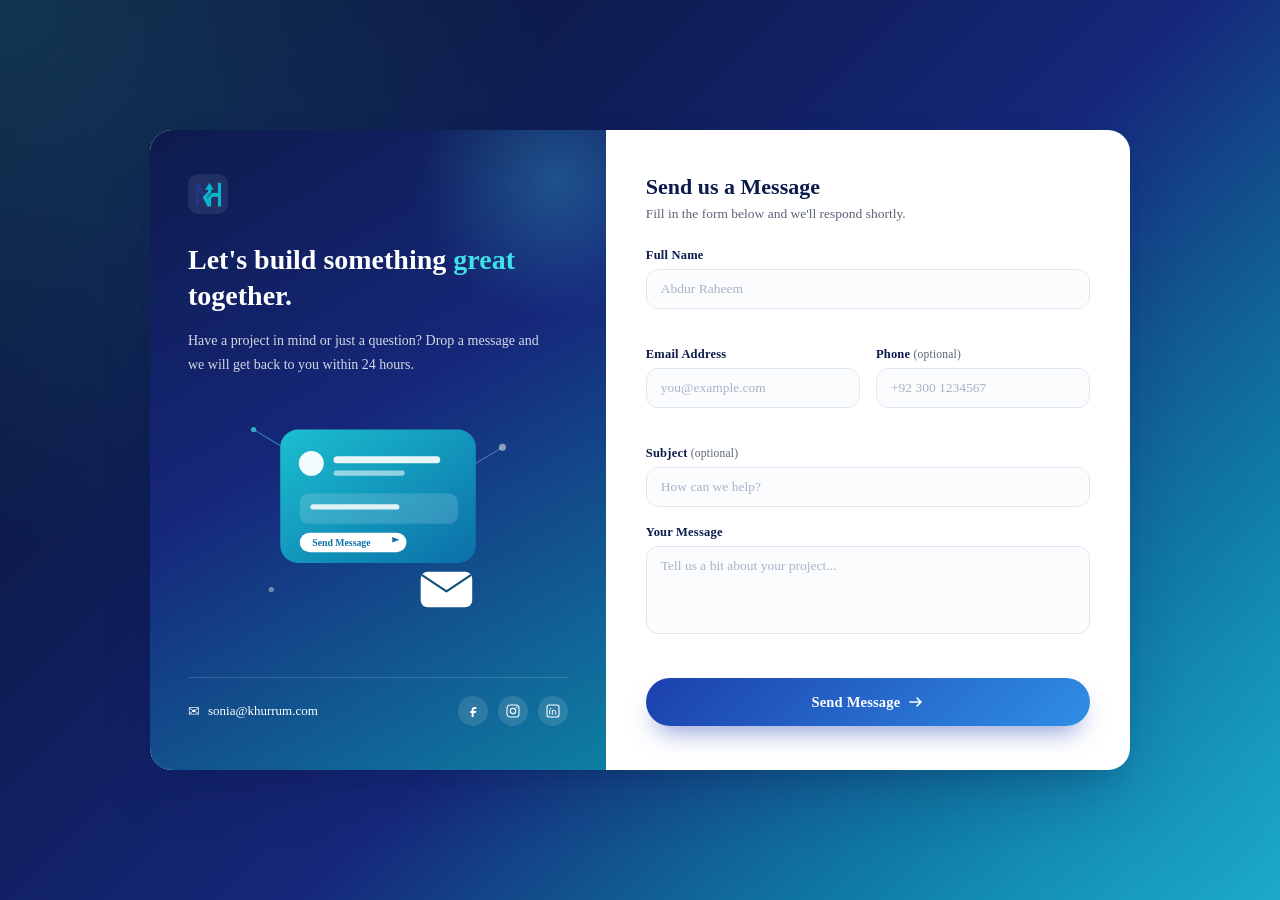
<file: index.html>
<!DOCTYPE html>
<html lang="en" dir="ltr">
<head>
<meta charset="UTF-8">
<meta name="viewport" content="width=device-width, initial-scale=1.0">
<title>Contact Us — NovaStackHub</title>
<link href="style.css" type="text/css" rel="stylesheet">
</head>
<body>

<div class="page">

  <div class="card">

    <!-- LEFT: Welcome / brand panel -->
    <div class="welcome-panel">

      <div class="brand">
        <div class="brand-mark">
<img src="[data-uri]" width=40px>
        </div>
        <div class="brand-text">
        </div>
      </div>

      <h1 class="welcome-title">Let's build something <span>great</span> together.</h1>
      <p class="welcome-sub">
        Have a project in mind or just a question? Drop a message and we
        will get back to you within 24 hours.
      </p>

      <!-- Decorative illustration -->
      <svg class="illustration" viewBox="0 0 360 260" xmlns="http://www.w3.org/2000/svg">
        <defs>
          <linearGradient id="cardGrad" x1="0" y1="0" x2="1" y2="1">
            <stop offset="0" stop-color="#1bbfd0"/>
            <stop offset="1" stop-color="#0b6fa8"/>
          </linearGradient>
        </defs>

        <!-- floating dots / circuit -->
        <circle cx="40" cy="40" r="3" fill="#3FE0E8" opacity="0.7"/>
        <circle cx="320" cy="60" r="4" fill="#ffffff" opacity="0.5"/>
        <circle cx="60" cy="220" r="3" fill="#ffffff" opacity="0.4"/>
        <line x1="40" y1="40" x2="90" y2="70" stroke="#3FE0E8" stroke-width="1.2" opacity="0.5"/>
        <line x1="320" y1="60" x2="270" y2="90" stroke="#ffffff" stroke-width="1.2" opacity="0.3"/>

        <!-- chat bubble card -->
        <rect x="70" y="40" width="220" height="150" rx="20" fill="url(#cardGrad)"/>
        <circle cx="105" cy="78" r="14" fill="#ffffff" opacity="0.95"/>
        <path d="M99 78a6 6 0 1 1 12 0c0 4-3 5-3 8h-6c0-3-3-4-3-8z" fill="#0b6fa8" opacity="0"/>
        <rect x="130" y="70" width="120" height="8" rx="4" fill="#ffffff" opacity="0.9"/>
        <rect x="130" y="86" width="80" height="6" rx="3" fill="#ffffff" opacity="0.55"/>

        <rect x="92" y="112" width="178" height="34" rx="10" fill="#ffffff" opacity="0.15"/>
        <rect x="104" y="124" width="100" height="6" rx="3" fill="#ffffff" opacity="0.85"/>

        <rect x="92" y="156" width="120" height="22" rx="11" fill="#ffffff"/>
        <text x="106" y="171" font-family="sans-serif" font-size="11" fill="#0b6fa8" font-weight="600">Send Message</text>
        <path d="M196 167l8-3-8-3v6z" fill="#0b6fa8"/>

        <!-- envelope floating -->
        <g transform="translate(228,200)">
          <rect x="0" y="0" width="58" height="40" rx="8" fill="#ffffff"/>
          <path d="M2 4l27 18L56 4" stroke="#0d4f78" stroke-width="2.4" fill="none" stroke-linecap="round" stroke-linejoin="round"/>
        </g>
      </svg>

      <div class="contact-info">
        <a class="info-row" href="mailto:sonia@khurrum.com">
          <span class="info-icon">✉</span> sonia@khurrum.com
        </a>
        <div class="socials">
          <a href="#" aria-label="Facebook">
            <svg width="16" height="16" viewBox="0 0 24 24" fill="none"><path d="M14 9h3V6h-3c-2.2 0-4 1.8-4 4v2H8v3h2v6h3v-6h3l1-3h-4v-2c0-.6.4-1 1-1z" fill="#ffffff"/></svg>
          </a>
          <a href="#" aria-label="Instagram">
            <svg width="16" height="16" viewBox="0 0 24 24" fill="none"><rect x="3" y="3" width="18" height="18" rx="5" stroke="#ffffff" stroke-width="1.6"/><circle cx="12" cy="12" r="4" stroke="#ffffff" stroke-width="1.6"/><circle cx="17.2" cy="6.8" r="1.1" fill="#ffffff"/></svg>
          </a>
          <a href="https://www.linkedin.com/in/sonia-khurrum-766339314/" target="_blank"
   rel="noopener noreferrer" aria-label="LinkedIn">
            <svg width="16" height="16" viewBox="0 0 24 24" fill="none"><rect x="3" y="3" width="18" height="18" rx="3" stroke="#ffffff" stroke-width="1.6"/><circle cx="8.2" cy="8.5" r="1.1" fill="#ffffff"/><path d="M7 11v6M11 11v6M11 13.5c0-1.5 1-2.5 2.5-2.5S16 12 16 13.5V17" stroke="#ffffff" stroke-width="1.4" stroke-linecap="round"/></svg>
          </a>
        </div>
      </div>
    </div>

    <!-- RIGHT: Form panel -->
    <div class="form-panel">
      <h2 class="form-title">Send us a Message</h2>
      <p class="form-sub">Fill in the form below and we'll respond shortly.</p>

      <form id="contactForm" novalidate>

        <div class="field">
          <label for="fullName">Full Name</label>
          <input type="text" id="fullName" name="fullName" placeholder="Abdur Raheem" autocomplete="name">
          <span class="error-msg" id="err-fullName"></span>
        </div>

        <div class="field-row">
          <div class="field">
            <label for="email">Email Address</label>
            <input type="email" id="email" name="email" placeholder="you@example.com" autocomplete="email">
            <span class="error-msg" id="err-email"></span>
          </div>

          <div class="field">
            <label for="phone">Phone <span class="optional">(optional)</span></label>
            <input type="tel" id="phone" name="phone" placeholder="+92 300 1234567" autocomplete="tel">
            <span class="error-msg" id="err-phone"></span>
          </div>
        </div>

        <div class="field">
          <label for="subject">Subject <span class="optional">(optional)</span></label>
          <input type="text" id="subject" name="subject" placeholder="How can we help?">
        </div>

        <div class="field">
          <label for="message">Your Message</label>
          <textarea id="message" name="message" rows="4" placeholder="Tell us a bit about your project..."></textarea>
          <span class="error-msg" id="err-message"></span>
        </div>

        <button id="btn" type="submit">
          <span>Send Message</span>
          <svg width="16" height="16" viewBox="0 0 16 16" fill="none"><path d="M2 8h11M9 4l4 4-4 4" stroke="currentColor" stroke-width="1.6" stroke-linecap="round" stroke-linejoin="round"/></svg>
        </button>
      </form>
    </div>
  </div>
</div>

<!-- Success popup -->
<div class="overlay" id="overlay">
  <div class="popup" id="popup">
    <div class="check-circle">
      <svg viewBox="0 0 52 52" width="52" height="52">
        <circle class="check-circle-bg" cx="26" cy="26" r="25" fill="none"/>
        <path class="check-mark" fill="none" d="M14 27l7 7 16-16"/>
      </svg>
    </div>
    <h3>Message Sent!</h3>
    <p>Thanks for reaching out — We will get back to you within 24 hours.</p>
    <button id="popupClose" type="button">Got it</button>
  </div>
</div>

<script src="script.js"></script>
</body>
</html>
</file>
<file: style.css>
/* =========================================================
   NovaStackHub — Contact Form
   Palette (sampled from the site):
   --navy-900  #0d1b4c   deep navy (logo / headings)
   --navy-700  #16277a   panel base
   --blue-600  #1c3fae   button gradient start
   --blue-400  #2f8fe6   button gradient end
   --teal-400  #1bc7d4   accent teal (arrow / highlights)
   --teal-300  #3fe0e8   light teal glow
   --gray-50   #f6f8fb   light navbar background
   --ink        #16213e  body text
   --ink-soft   #5b6477  muted text
   ========================================================= */

:root {
  --navy-900: #0d1b4c;
  --navy-700: #16277a;
  --blue-600: #1c3fae;
  --blue-400: #2f8fe6;
  --teal-400: #1bc7d4;
  --teal-300: #3fe0e8;
  --gray-50: #f6f8fb;
  --ink: #16213e;
  --ink-soft: #5b6477;
  --danger: #e0335a;
  --success: #1fbf6c;
  --radius-lg: 22px;
  --radius-md: 12px;
  --shadow-card: 0 30px 60px -20px rgba(13, 27, 76, 0.35), 0 10px 20px -10px rgba(13, 27, 76, 0.15);
}

* {
  margin: 0;
  padding: 0;
  box-sizing: border-box;
  font-family: "Poppins", "Segoe UI", "sans-serif";
}

body {
  min-height: 100vh;
  display: flex;
  align-items: center;
  justify-content: center;

  background:
    radial-gradient(circle at top left,
      rgba(63,224,232,.18),
      transparent 35%),

    radial-gradient(circle at bottom right,
      rgba(28,63,174,.22),
      transparent 40%),

    linear-gradient(
      135deg,
      #08102e 0%,
      #0d1b4c 25%,
      #16277a 55%,
      #0e7fa3 80%,
      #1bc7d4 100%
    );

  padding: 40px 20px;
  color: var(--ink);
}

.page {
  width: 100%;
  display: flex;
  justify-content: center;
}

.card {
  width: 100%;
  max-width: 980px;
  display: grid;
  grid-template-columns: 1fr 1.15fr;
  background: #ffffff;
  border-radius: var(--radius-lg);
  box-shadow: var(--shadow-card);
  overflow: hidden;
}

/* ---------------- LEFT PANEL ---------------- */
.welcome-panel {
  position: relative;
  background: linear-gradient(150deg, var(--navy-900) 0%, var(--navy-700) 45%, #0e7fa3 100%);
  color: #ffffff;
  padding: 44px 38px;
  display: flex;
  flex-direction: column;
  overflow: hidden;
}

.welcome-panel::before {
  content: "";
  position: absolute;
  width: 280px;
  height: 280px;
  border-radius: 50%;
  background: radial-gradient(circle, rgba(63, 224, 232, 0.25), transparent 70%);
  top: -90px;
  right: -90px;
  pointer-events: none;
}

.brand {
  display: flex;
  align-items: center;
  gap: 10px;
  margin-bottom: 28px;
}

.brand-mark {
  width: 40px;
  height: 40px;
  border-radius: 10px;
  background: rgba(255, 255, 255, 0.08);
  display: flex;
  align-items: center;
  justify-content: center;
  flex-shrink: 0;
}

.brand-text {
  display: flex;
  flex-direction: column;
  line-height: 1.15;
}

.brand-name {
  font-weight: 700;
  font-size: 13.5px;
  letter-spacing: 0.5px;
}

.brand-tag {
  font-size: 10.5px;
  color: var(--teal-300);
  letter-spacing: 0.3px;
}

.welcome-title {
  font-size: 28px;
  font-weight: 700;
  line-height: 1.3;
  margin-bottom: 14px;
  position: relative;
  z-index: 1;
}

.welcome-title span {
  color: var(--teal-300);
}

.welcome-sub {
  font-size: 14px;
  line-height: 1.7;
  color: rgba(255, 255, 255, 0.82);
  max-width: 360px;
  position: relative;
  z-index: 1;
}

.illustration {
  width: 100%;
  max-width: 320px;
  margin: 18px auto 6px;
  position: relative;
  z-index: 1;
}

.contact-info {
  margin-top: auto;
  position: relative;
  z-index: 1;
  padding-top: 18px;
  border-top: 1px solid rgba(255, 255, 255, 0.15);
  display: flex;
  align-items: center;
  justify-content: space-between;
  gap: 12px;
  flex-wrap: wrap;
}

.info-row {
  display: flex;
  align-items: center;
  gap: 8px;
  color: #ffffff;
  text-decoration: none;
  font-size: 13px;
  font-weight: 500;
  transition: color 0.2s ease;
}

.info-row:hover {
  color: var(--teal-300);
}

.info-icon {
  font-size: 14px;
}

.socials {
  display: flex;
  gap: 10px;
}

.socials a {
  width: 30px;
  height: 30px;
  border-radius: 50%;
  background: rgba(255, 255, 255, 0.12);
  display: flex;
  align-items: center;
  justify-content: center;
  transition: background 0.2s ease, transform 0.2s ease;
}

.socials a:hover {
  background: var(--teal-400);
  transform: translateY(-2px);
}

/* ---------------- RIGHT PANEL (FORM) ---------------- */
.form-panel {
  padding: 44px 40px;
  display: flex;
  flex-direction: column;
}

.form-title {
  font-size: 22px;
  font-weight: 700;
  color: var(--navy-900);
  margin-bottom: 6px;
}

.form-sub {
  font-size: 13.5px;
  color: var(--ink-soft);
  margin-bottom: 26px;
}

#contactForm {
  display: flex;
  flex-direction: column;
  gap: 18px;
}

.field {
  display: flex;
  flex-direction: column;
  gap: 6px;
  flex: 1;
  min-width: 0;
}

.field-row {
  display: flex;
  gap: 16px;
}

label {
  font-size: 12.5px;
  font-weight: 600;
  color: var(--navy-900);
  letter-spacing: 0.2px;
}

.optional {
  font-weight: 400;
  color: var(--ink-soft);
  font-size: 11.5px;
}

input,
textarea {
  border: 1.6px solid #e2e6f0;
  border-radius: var(--radius-md);
  padding: 11px 14px;
  font-size: 13.5px;
  color: var(--ink);
  background: #fbfcfe;
  outline: none;
  transition: border-color 0.2s ease, box-shadow 0.2s ease, background 0.2s ease;
  width: 100%;
  resize: none;
}

input::placeholder,
textarea::placeholder {
  color: #aab2c5;
}

input:hover,
textarea:hover {
  border-color: #c7cee3;
}

input:focus,
textarea:focus {
  border-color: var(--teal-400);
  background: #ffffff;
  box-shadow: 0 0 0 4px rgba(27, 199, 212, 0.15);
}

.field.has-error input,
.field.has-error textarea {
  border-color: var(--danger);
  background: #fff6f7;
}

.field.has-error input:focus,
.field.has-error textarea:focus {
  box-shadow: 0 0 0 4px rgba(224, 51, 90, 0.12);
}

.error-msg {
  font-size: 11.5px;
  color: var(--danger);
  min-height: 14px;
  display: block;
}

#btn {
  margin-top: 6px;
  color: #ffffff;
  background: linear-gradient(135deg, var(--blue-600), var(--blue-400));
  border: none;
  height: 48px;
  border-radius: 999px;
  font-size: 14.5px;
  font-weight: 600;
  letter-spacing: 0.2px;
  display: flex;
  align-items: center;
  justify-content: center;
  gap: 8px;
  cursor: pointer;
  box-shadow: 0 14px 26px -10px rgba(28, 63, 174, 0.55);
  transition: transform 0.2s ease, box-shadow 0.2s ease, background 0.3s ease;
}

#btn:hover {
  background: linear-gradient(135deg, var(--navy-900), var(--teal-400));
  transform: translateY(-2px);
  box-shadow: 0 18px 30px -10px rgba(27, 199, 212, 0.45);
}

#btn:active {
  transform: translateY(0);
}

#btn svg {
  transition: transform 0.2s ease;
}

#btn:hover svg {
  transform: translateX(3px);
}

/* ---------------- SUCCESS POPUP ---------------- */
.overlay {
  position: fixed;
  inset: 0;
  background: rgba(13, 27, 76, 0.55);
  display: flex;
  align-items: center;
  justify-content: center;
  opacity: 0;
  visibility: hidden;
  transition: opacity 0.25s ease, visibility 0.25s ease;
  z-index: 50;
  padding: 20px;
}

.overlay.show {
  opacity: 1;
  visibility: visible;
}

.popup {
  background: #ffffff;
  border-radius: var(--radius-lg);
  padding: 38px 32px;
  width: 100%;
  max-width: 340px;
  text-align: center;
  box-shadow: var(--shadow-card);
  transform: translateY(20px) scale(0.96);
  transition: transform 0.3s ease;
}

.overlay.show .popup {
  transform: translateY(0) scale(1);
}

.check-circle {
  width: 64px;
  height: 64px;
  border-radius: 50%;
  background: rgba(31, 191, 108, 0.12);
  display: flex;
  align-items: center;
  justify-content: center;
  margin: 0 auto 18px;
}

.check-circle-bg {
  stroke: var(--success);
  stroke-width: 2.5;
  stroke-dasharray: 157;
  stroke-dashoffset: 157;
  animation: drawCircle 0.5s ease forwards;
}

.check-mark {
  stroke: var(--success);
  stroke-width: 3.4;
  stroke-linecap: round;
  stroke-linejoin: round;
  stroke-dasharray: 36;
  stroke-dashoffset: 36;
  animation: drawCheck 0.35s 0.4s ease forwards;
}

@keyframes drawCircle {
  to { stroke-dashoffset: 0; }
}

@keyframes drawCheck {
  to { stroke-dashoffset: 0; }
}

.popup h3 {
  font-size: 18px;
  color: var(--navy-900);
  margin-bottom: 8px;
}

.popup p {
  font-size: 13.5px;
  color: var(--ink-soft);
  line-height: 1.6;
  margin-bottom: 22px;
}

#popupClose {
  border: none;
  background: linear-gradient(135deg, var(--blue-600), var(--blue-400));
  color: #ffffff;
  padding: 11px 28px;
  border-radius: 999px;
  font-size: 13.5px;
  font-weight: 600;
  cursor: pointer;
  transition: transform 0.2s ease, background 0.3s ease;
}

#popupClose:hover {
  background: linear-gradient(135deg, var(--navy-900), var(--teal-400));
  transform: translateY(-2px);
}

/* ---------------- RESPONSIVE ---------------- */
@media (max-width: 860px) {
  .card {
    grid-template-columns: 1fr;
  }

  .welcome-panel {
    padding: 36px 30px;
  }

  .illustration {
    max-width: 260px;
  }

  .form-panel {
    padding: 36px 30px;
  }
}

@media (max-width: 480px) {
  .field-row {
    flex-direction: column;
  }

  .welcome-title {
    font-size: 23px;
  }

  .card {
    border-radius: 18px;
  }

  .welcome-panel,
  .form-panel {
    padding: 28px 22px;
  }

  .contact-info {
    flex-direction: column;
    align-items: flex-start;
  }
}
</file>
